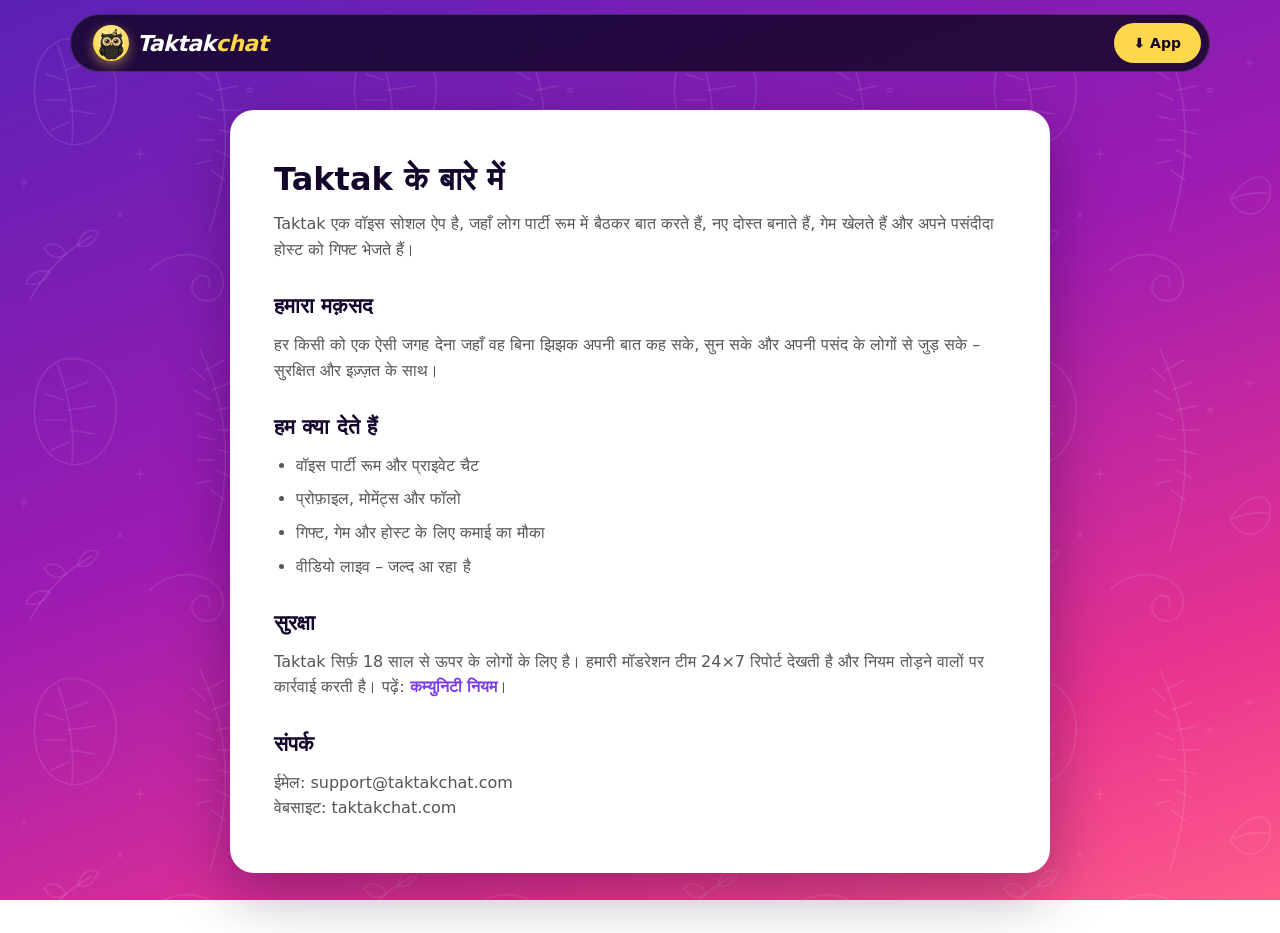
<file: about.html>
<!DOCTYPE html>
<html lang="hi"><head><meta charset="UTF-8"><meta name="viewport" content="width=device-width,initial-scale=1">
<title>Taktak के बारे में</title><link rel="icon" href="favicon.png"><link rel="stylesheet" href="style.css?v=202611272050"></head>
<body>
<div class="stripes"></div>
<nav><div class="wrap"><div class="bar"><a class="logo" href="index.html"><img class="mark" src="img/owl.png" alt="Taktakchat">Taktak<b>chat</b></a><div class="links"><a class="btn" href="index.html#download">⬇ App</a></div></div></div></nav>
<div class="doc">
<h1>Taktak के बारे में</h1>
<p>Taktak एक वॉइस सोशल ऐप है, जहाँ लोग पार्टी रूम में बैठकर बात करते हैं, नए दोस्त बनाते हैं, गेम खेलते हैं और अपने पसंदीदा होस्ट को गिफ्ट भेजते हैं।</p>
<h2>हमारा मक़सद</h2>
<p>हर किसी को एक ऐसी जगह देना जहाँ वह बिना झिझक अपनी बात कह सके, सुन सके और अपनी पसंद के लोगों से जुड़ सके – सुरक्षित और इज़्ज़त के साथ।</p>
<h2>हम क्या देते हैं</h2>
<ul><li>वॉइस पार्टी रूम और प्राइवेट चैट</li><li>प्रोफ़ाइल, मोमेंट्स और फॉलो</li><li>गिफ्ट, गेम और होस्ट के लिए कमाई का मौका</li><li>वीडियो लाइव – जल्द आ रहा है</li></ul>
<h2>सुरक्षा</h2>
<p>Taktak सिर्फ़ 18 साल से ऊपर के लोगों के लिए है। हमारी मॉडरेशन टीम 24×7 रिपोर्ट देखती है और नियम तोड़ने वालों पर कार्रवाई करती है। पढ़ें: <a href="guidelines.html">कम्युनिटी नियम</a>।</p>
<h2>संपर्क</h2>
<p>ईमेल: support@taktakchat.com<br>वेबसाइट: taktakchat.com</p>
</div></body></html>
</file>
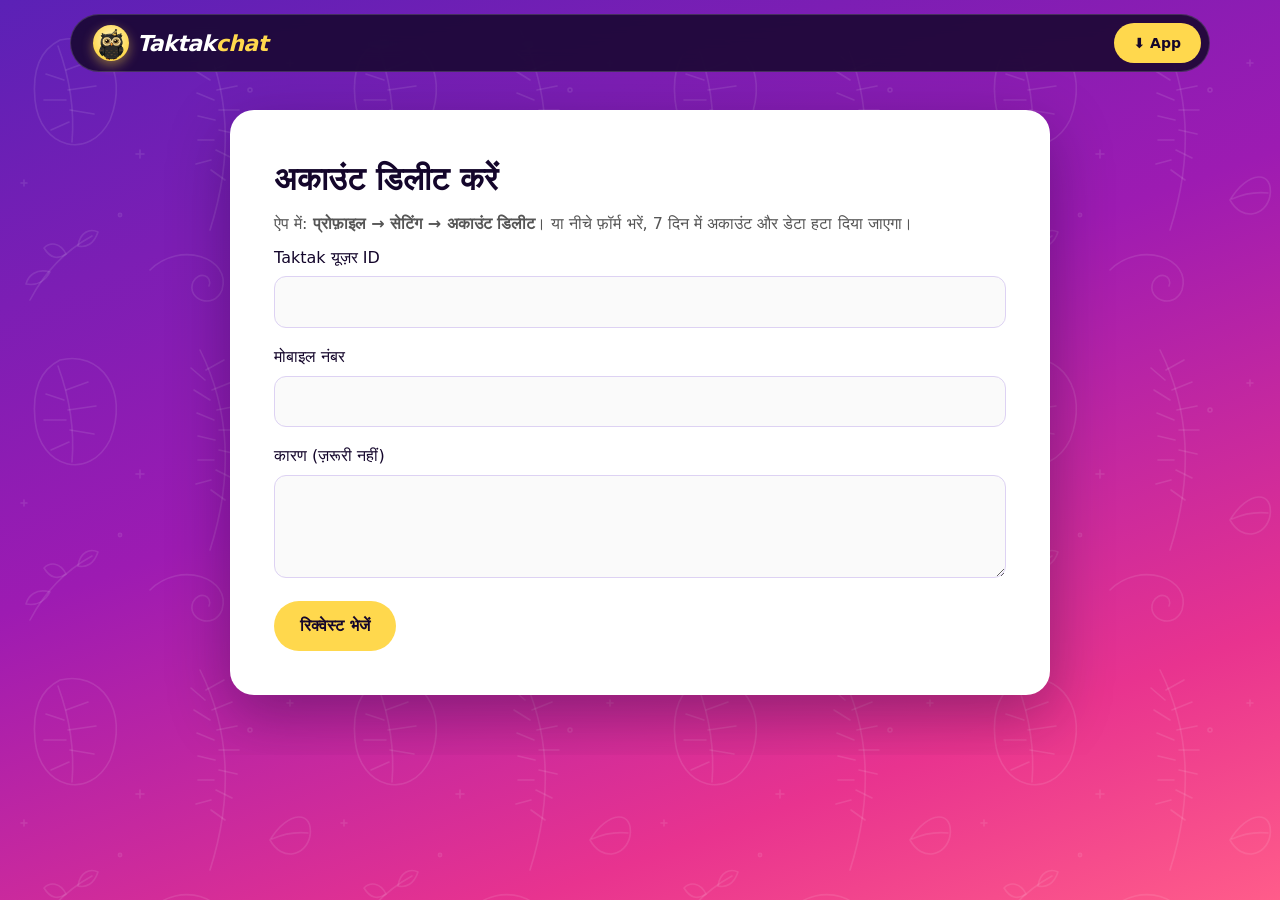
<file: delete-account.html>
<!DOCTYPE html>
<html lang="hi"><head><meta charset="UTF-8"><meta name="viewport" content="width=device-width,initial-scale=1">
<title>Delete Account – Taktak</title><link rel="icon" href="favicon.png"><link rel="stylesheet" href="style.css?v=202611272050"></head>
<body>
<div class="stripes"></div>
<nav><div class="wrap"><div class="bar"><a class="logo" href="index.html"><img class="mark" src="img/owl.png" alt="Taktakchat">Taktak<b>chat</b></a><div class="links"><a class="btn" href="index.html#download">⬇ App</a></div></div></div></nav>
<div class="doc">
<h1>अकाउंट डिलीट करें</h1>
<p>ऐप में: <b>प्रोफ़ाइल → सेटिंग → अकाउंट डिलीट</b>। या नीचे फ़ॉर्म भरें, 7 दिन में अकाउंट और डेटा हटा दिया जाएगा।</p>
<form onsubmit="event.preventDefault();this.innerHTML='<p>✅ आपकी रिक्वेस्ट मिल गई है।</p>'">
 <label>Taktak यूज़र ID</label><input required>
 <label>मोबाइल नंबर</label><input required>
 <label>कारण (ज़रूरी नहीं)</label><textarea rows="3"></textarea>
 <button class="btn" style="border:0;cursor:pointer">रिक्वेस्ट भेजें</button>
</form>
</div></body></html>
</file>
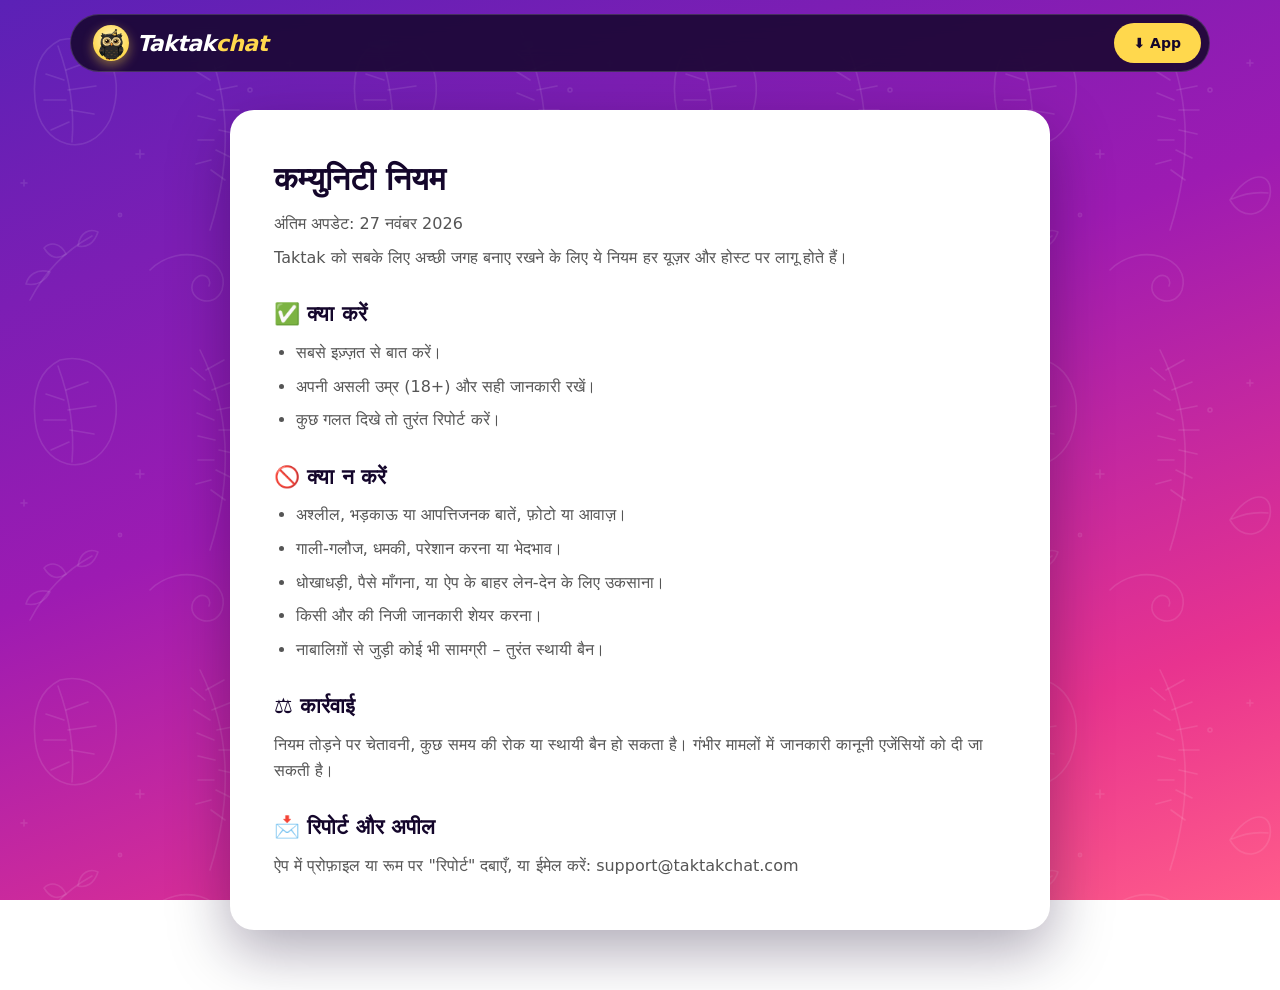
<file: guidelines.html>
<!DOCTYPE html>
<html lang="hi"><head><meta charset="UTF-8"><meta name="viewport" content="width=device-width,initial-scale=1">
<title>कम्युनिटी नियम – Taktak</title><link rel="icon" href="favicon.png"><link rel="stylesheet" href="style.css?v=202611272050"></head>
<body>
<div class="stripes"></div>
<nav><div class="wrap"><div class="bar"><a class="logo" href="index.html"><img class="mark" src="img/owl.png" alt="Taktakchat">Taktak<b>chat</b></a><div class="links"><a class="btn" href="index.html#download">⬇ App</a></div></div></div></nav>
<div class="doc">
<h1>कम्युनिटी नियम</h1><p>अंतिम अपडेट: 27 नवंबर 2026</p>
<p>Taktak को सबके लिए अच्छी जगह बनाए रखने के लिए ये नियम हर यूज़र और होस्ट पर लागू होते हैं।</p>
<h2>✅ क्या करें</h2>
<ul><li>सबसे इज़्ज़त से बात करें।</li><li>अपनी असली उम्र (18+) और सही जानकारी रखें।</li><li>कुछ गलत दिखे तो तुरंत रिपोर्ट करें।</li></ul>
<h2>🚫 क्या न करें</h2>
<ul><li>अश्लील, भड़काऊ या आपत्तिजनक बातें, फ़ोटो या आवाज़।</li><li>गाली-गलौज, धमकी, परेशान करना या भेदभाव।</li><li>धोखाधड़ी, पैसे माँगना, या ऐप के बाहर लेन-देन के लिए उकसाना।</li><li>किसी और की निजी जानकारी शेयर करना।</li><li>नाबालिग़ों से जुड़ी कोई भी सामग्री – तुरंत स्थायी बैन।</li></ul>
<h2>⚖️ कार्रवाई</h2>
<p>नियम तोड़ने पर चेतावनी, कुछ समय की रोक या स्थायी बैन हो सकता है। गंभीर मामलों में जानकारी कानूनी एजेंसियों को दी जा सकती है।</p>
<h2>📩 रिपोर्ट और अपील</h2>
<p>ऐप में प्रोफ़ाइल या रूम पर "रिपोर्ट" दबाएँ, या ईमेल करें: support@taktakchat.com</p>
</div></body></html>
</file>
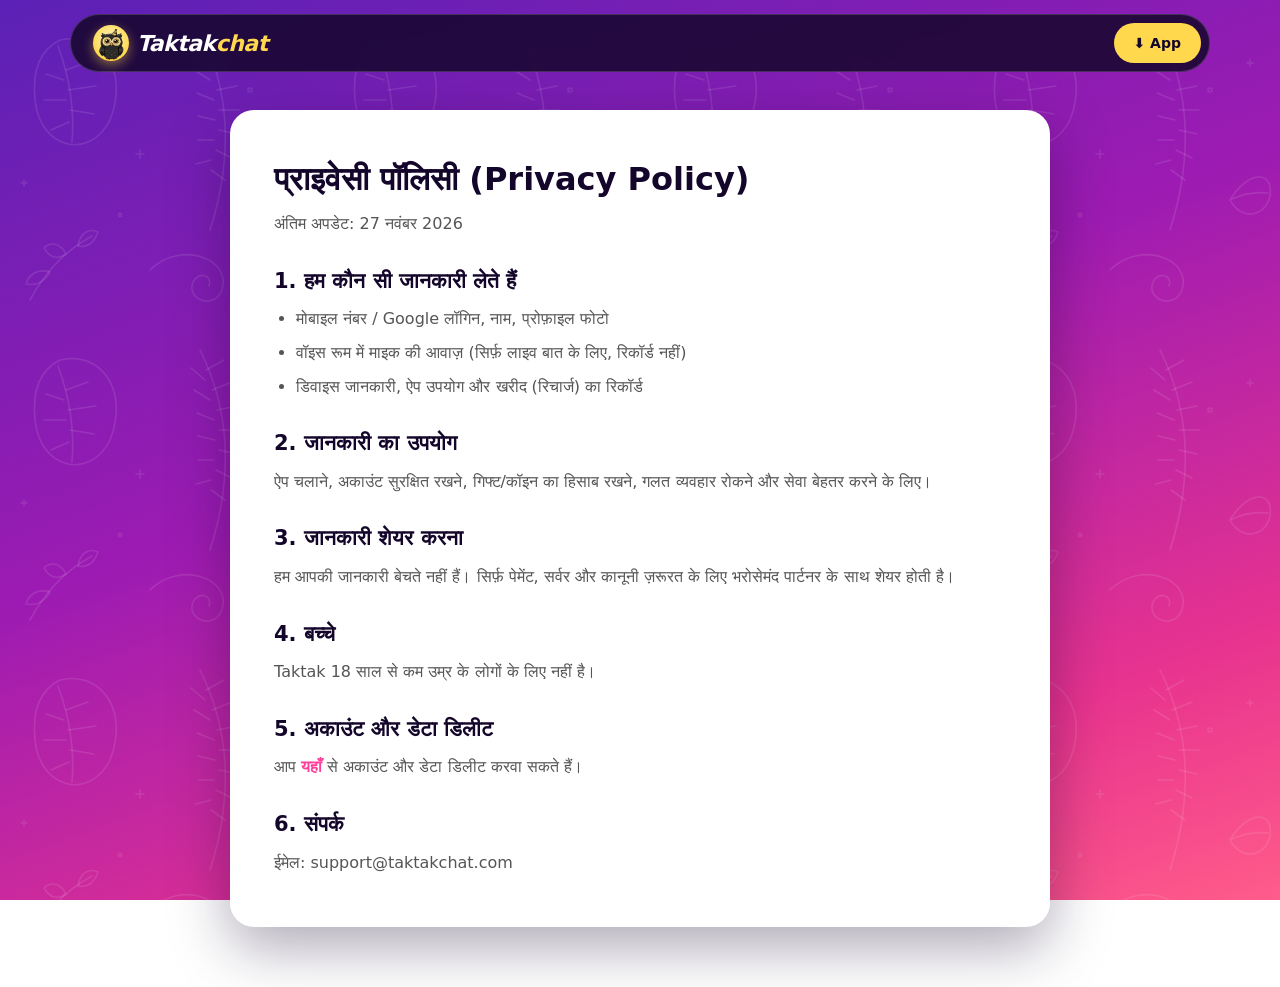
<file: privacy.html>
<!DOCTYPE html>
<html lang="hi"><head><meta charset="UTF-8"><meta name="viewport" content="width=device-width,initial-scale=1">
<title>Privacy Policy – Taktak</title><link rel="icon" href="favicon.png"><link rel="stylesheet" href="style.css?v=202611272050"></head>
<body>
<div class="stripes"></div>
<nav><div class="wrap"><div class="bar"><a class="logo" href="index.html"><img class="mark" src="img/owl.png" alt="Taktakchat">Taktak<b>chat</b></a><div class="links"><a class="btn" href="index.html#download">⬇ App</a></div></div></div></nav>
<div class="doc">
<h1>प्राइवेसी पॉलिसी (Privacy Policy)</h1><p>अंतिम अपडेट: 27 नवंबर 2026</p>
<h2>1. हम कौन सी जानकारी लेते हैं</h2>
<ul><li>मोबाइल नंबर / Google लॉगिन, नाम, प्रोफ़ाइल फोटो</li><li>वॉइस रूम में माइक की आवाज़ (सिर्फ़ लाइव बात के लिए, रिकॉर्ड नहीं)</li><li>डिवाइस जानकारी, ऐप उपयोग और खरीद (रिचार्ज) का रिकॉर्ड</li></ul>
<h2>2. जानकारी का उपयोग</h2>
<p>ऐप चलाने, अकाउंट सुरक्षित रखने, गिफ्ट/कॉइन का हिसाब रखने, गलत व्यवहार रोकने और सेवा बेहतर करने के लिए।</p>
<h2>3. जानकारी शेयर करना</h2>
<p>हम आपकी जानकारी बेचते नहीं हैं। सिर्फ़ पेमेंट, सर्वर और कानूनी ज़रूरत के लिए भरोसेमंद पार्टनर के साथ शेयर होती है।</p>
<h2>4. बच्चे</h2><p>Taktak 18 साल से कम उम्र के लोगों के लिए नहीं है।</p>
<h2>5. अकाउंट और डेटा डिलीट</h2><p>आप <a href="delete-account.html" style="color:#ff3d9a">यहाँ</a> से अकाउंट और डेटा डिलीट करवा सकते हैं।</p>
<h2>6. संपर्क</h2><p>ईमेल: support@taktakchat.com</p>
</div></body></html>
</file>
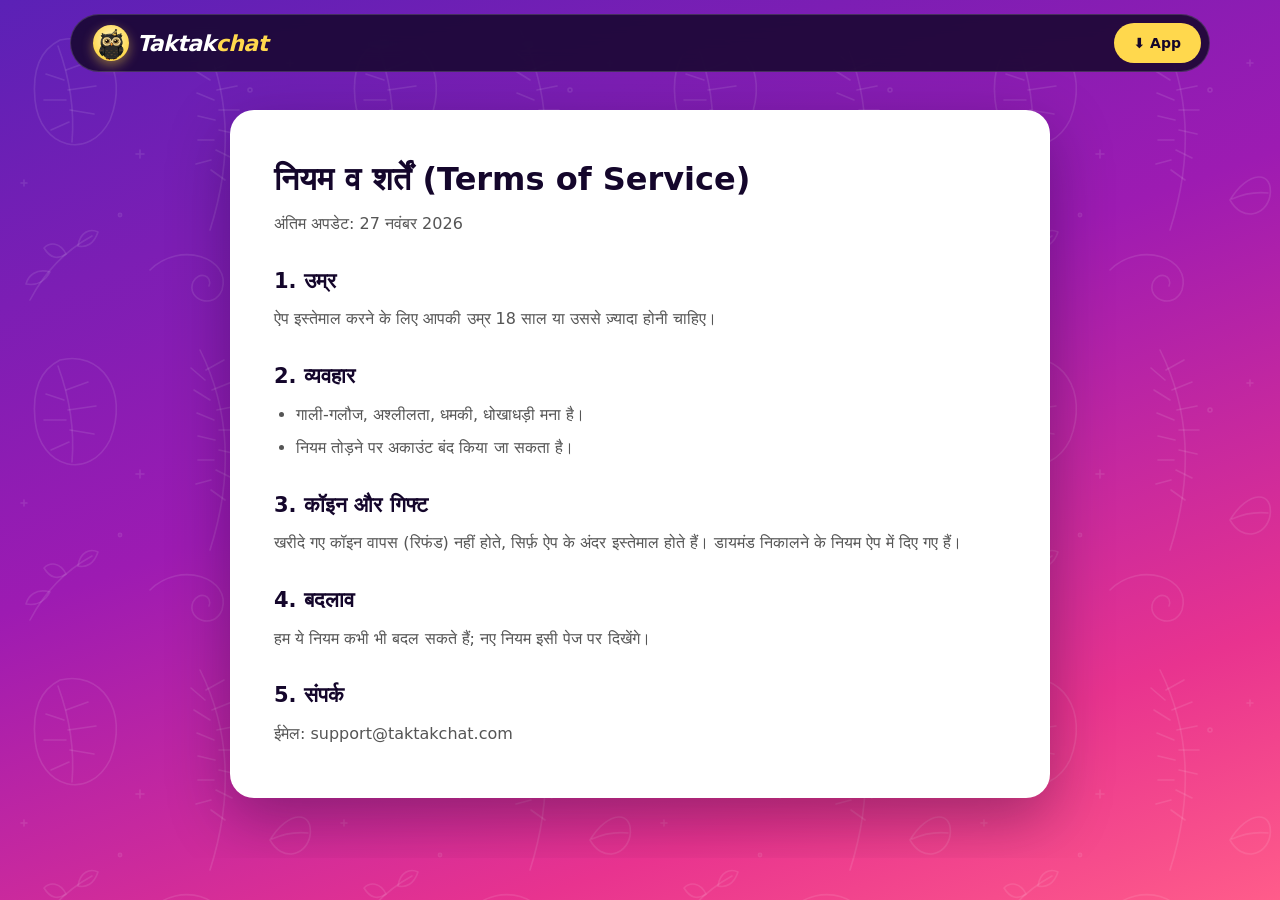
<file: terms.html>
<!DOCTYPE html>
<html lang="hi"><head><meta charset="UTF-8"><meta name="viewport" content="width=device-width,initial-scale=1">
<title>Terms – Taktak</title><link rel="icon" href="favicon.png"><link rel="stylesheet" href="style.css?v=202611272050"></head>
<body>
<div class="stripes"></div>
<nav><div class="wrap"><div class="bar"><a class="logo" href="index.html"><img class="mark" src="img/owl.png" alt="Taktakchat">Taktak<b>chat</b></a><div class="links"><a class="btn" href="index.html#download">⬇ App</a></div></div></div></nav>
<div class="doc">
<h1>नियम व शर्तें (Terms of Service)</h1><p>अंतिम अपडेट: 27 नवंबर 2026</p>
<h2>1. उम्र</h2><p>ऐप इस्तेमाल करने के लिए आपकी उम्र 18 साल या उससे ज़्यादा होनी चाहिए।</p>
<h2>2. व्यवहार</h2><ul><li>गाली-गलौज, अश्लीलता, धमकी, धोखाधड़ी मना है।</li><li>नियम तोड़ने पर अकाउंट बंद किया जा सकता है।</li></ul>
<h2>3. कॉइन और गिफ्ट</h2><p>खरीदे गए कॉइन वापस (रिफंड) नहीं होते, सिर्फ़ ऐप के अंदर इस्तेमाल होते हैं। डायमंड निकालने के नियम ऐप में दिए गए हैं।</p>
<h2>4. बदलाव</h2><p>हम ये नियम कभी भी बदल सकते हैं; नए नियम इसी पेज पर दिखेंगे।</p>
<h2>5. संपर्क</h2><p>ईमेल: support@taktakchat.com</p>
</div></body></html>
</file>
<file: style.css>
*{box-sizing:border-box;margin:0;padding:0}
html{overflow-x:hidden}
:root{--ink:#14062b;--lime:#ffd84d;--p:#7c3aed;--pk:#ff3d9a;--bg:#ecebe8;--m:#555}
body{font-family:"Poppins","Noto Sans Devanagari",system-ui,sans-serif;background:var(--bg);color:var(--ink);line-height:1.6;overflow-x:hidden}
a{color:inherit;text-decoration:none}
.wrap{max-width:1180px;margin:auto;padding:0 20px;position:relative;z-index:2}
/* giant diagonal stripes like street signage */
.stripes{position:fixed;inset:0;z-index:0;pointer-events:none;background:
 repeating-linear-gradient(-55deg,transparent 0 120px,rgba(0,0,0,.05) 120px 200px)}
/* nav */
nav{position:fixed;top:14px;left:0;right:0;z-index:50}
nav .bar{display:flex;align-items:center;justify-content:space-between;background:var(--ink);color:#fff;border-radius:40px;padding:8px 8px 8px 22px}
.logo{font-weight:900;font-size:22px;font-style:italic;letter-spacing:-.5px}
.logo b{color:var(--lime)}
nav .links{display:flex;align-items:center;gap:6px}
nav .links a{padding:7px 14px;border-radius:30px;font-size:14px;font-weight:600;color:#bbb}
nav .links a:hover,nav .links a.on{background:#fff;color:var(--ink)}
.btn{display:inline-flex;align-items:center;gap:8px;padding:12px 26px;border-radius:40px;font-weight:800;background:var(--lime);color:var(--ink)!important;border:0;cursor:pointer;font:inherit;font-weight:800;transition:.2s}
.btn:hover{transform:translateY(-2px) rotate(-1deg);box-shadow:4px 4px 0 var(--ink)}
.btn.dark{background:var(--ink);color:#fff!important}
nav .links .btn{padding:9px 20px;color:var(--ink)!important}
nav .links .btn:hover{background:#fff}
/* hero */
.hero{position:relative;min-height:100vh;padding:110px 0 60px;display:flex;align-items:center}
.hero .wrap{display:grid;grid-template-columns:.9fr 1.1fr;gap:20px;align-items:center;width:100%}
.side-text{position:absolute;left:-6px;top:50%;transform:rotate(-90deg) translateX(-50%);transform-origin:left top;font-size:11px;letter-spacing:4px;font-weight:700;color:#999;white-space:nowrap}
.sticker{display:inline-block;background:var(--ink);color:var(--lime);font-weight:800;font-size:13px;padding:6px 14px;transform:rotate(-3deg);margin-bottom:18px;clip-path:polygon(0 0,100% 0,96% 100%,4% 100%)}
.hero h1{font-size:68px;line-height:1.05;font-weight:900;letter-spacing:-1px;margin-bottom:18px}
.hero h1 .hl{background:var(--lime);padding:0 10px;display:inline-block;transform:rotate(-2deg)}
.hero h1 .pk{color:var(--p)}
.hero p{color:var(--m);font-size:18px;margin-bottom:28px;max-width:440px}
.stores{display:flex;gap:12px;flex-wrap:wrap}
.store{display:flex;align-items:center;gap:10px;background:var(--ink);color:#fff;padding:10px 20px;border-radius:14px;min-width:170px;transition:.2s;border:2px solid var(--ink)}
.store:hover{transform:translateY(-3px);box-shadow:5px 5px 0 var(--lime)}
.store.alt{background:#fff;color:var(--ink)}
.store.alt svg{fill:var(--ink)}
.store svg{width:26px;height:26px;fill:#fff}
.store small{display:block;font-size:11px;opacity:.75;line-height:1}
.store b{font-size:17px;line-height:1.2}
/* tilted panel with fanned screens */
.panel{position:relative;height:620px}
.panel .bg{position:absolute;inset:30px 0 30px 40px;background:linear-gradient(135deg,var(--p),var(--pk));clip-path:polygon(8% 0,100% 0,100% 88%,92% 100%,0 100%,0 12%);transform:rotate(-4deg)}
.panel .bg:after{content:"TAKTAK";position:absolute;right:20px;bottom:10px;font-size:110px;font-weight:900;font-style:italic;color:rgba(255,255,255,.12);line-height:1}
.panel img{position:absolute;width:230px;border-radius:22px;box-shadow:0 25px 50px rgba(0,0,0,.35);border:4px solid #fff;transition:.35s}
.panel img:nth-of-type(1){left:4%;top:120px;transform:rotate(-12deg);z-index:1}
.panel img:nth-of-type(2){left:26%;top:60px;transform:rotate(-4deg);z-index:3}
.panel img:nth-of-type(3){left:50%;top:90px;transform:rotate(6deg);z-index:2}
.panel img:hover{transform:rotate(0) scale(1.06);z-index:5}
.tag{position:absolute;z-index:6;background:#fff;border:2px solid var(--ink);font-weight:800;font-size:14px;padding:6px 14px;border-radius:30px;box-shadow:3px 3px 0 var(--ink);animation:bob 4s ease-in-out infinite}
.tag.t1{left:0;top:70px;transform:rotate(-6deg)}
.tag.t2{right:2%;top:40px;background:var(--lime);transform:rotate(5deg);animation-delay:1s}
.tag.t3{right:8%;bottom:50px;transform:rotate(-3deg);animation-delay:2s}
@keyframes bob{50%{translate:0 -10px}}
/* marquee band */
.band{background:var(--ink);color:var(--lime);overflow:hidden;white-space:nowrap;padding:14px 0;transform:rotate(-1.5deg);margin:10px -20px;position:relative;z-index:3}
.band div{display:inline-block;animation:mq 22s linear infinite;font-weight:900;font-size:22px;font-style:italic;letter-spacing:1px}
.band span{margin:0 26px;color:#fff}
@keyframes mq{to{transform:translateX(-50%)}}
/* sections */
section{padding:90px 0;position:relative}
.head{display:flex;align-items:flex-end;justify-content:space-between;margin-bottom:40px;gap:20px;flex-wrap:wrap}
.head h2{font-size:48px;font-weight:900;line-height:1;letter-spacing:-1px}
.head h2 small{display:block;font-size:13px;letter-spacing:4px;color:var(--p);font-weight:800;margin-bottom:8px}
.head p{color:var(--m);max-width:380px}
/* screens slider */
.reel{display:flex;gap:22px;overflow-x:auto;scroll-snap-type:x mandatory;padding:10px 4px 30px}
.reel::-webkit-scrollbar{height:6px}.reel::-webkit-scrollbar-thumb{background:var(--ink);border-radius:6px}
.reel figure{flex:0 0 250px;scroll-snap-align:start;background:#fff;border:2px solid var(--ink);border-radius:22px;padding:10px;box-shadow:6px 6px 0 var(--ink);transition:.25s}
.reel figure:hover{transform:translateY(-6px) rotate(-1deg)}
.reel img{width:100%;border-radius:14px;display:block}
.reel figcaption{font-weight:800;padding:10px 4px 2px}
/* zone cards */
.grid{display:grid;grid-template-columns:repeat(3,1fr);gap:20px}
.card{background:#fff;border:2px solid var(--ink);padding:28px;clip-path:polygon(0 0,calc(100% - 26px) 0,100% 26px,100% 100%,0 100%);transition:.25s;position:relative}
.card:hover{background:var(--ink);color:#fff}
.card:hover p{color:#ccc}
.card .no{position:absolute;right:18px;top:30px;font-weight:900;font-size:40px;color:rgba(0,0,0,.08);font-style:italic}
.card:hover .no{color:rgba(255,216,77,.3)}
.card i{font-style:normal;font-size:30px;display:grid;place-items:center;width:56px;height:56px;background:var(--lime);border:2px solid var(--ink);border-radius:14px}
.card h3{margin:16px 0 6px;font-size:21px;font-weight:800}
.card p{color:var(--m);font-size:15px}
/* safety strip */
.safe{display:grid;grid-template-columns:repeat(4,1fr);gap:0;border:2px solid var(--ink);background:#fff}
.safe div{padding:24px;border-right:2px solid var(--ink);font-weight:700}
.safe div:last-child{border:0}
.safe b{display:block;font-size:30px;font-weight:900;color:var(--p)}
/* host */
.host{background:var(--ink);color:#fff;padding:60px 50px;clip-path:polygon(0 0,100% 0,100% 85%,95% 100%,0 100%);display:grid;grid-template-columns:1.2fr .8fr;gap:30px;align-items:center}
.host h2{font-size:46px;font-weight:900;line-height:1.05}
.host h2 em{color:var(--lime);font-style:normal}
.host p{color:#bbb;margin:14px 0 26px}
.steps{display:grid;gap:12px}
.steps div{border:2px solid #333;border-radius:16px;padding:14px 18px;font-weight:700;display:flex;gap:14px;align-items:center}
.steps b{background:var(--lime);color:var(--ink);width:34px;height:34px;border-radius:50%;display:grid;place-items:center;flex:none}
.dl{text-align:center}
.dl h2{font-size:56px;font-weight:900;line-height:1;margin-bottom:12px}
.dl p{color:var(--m);margin-bottom:28px}
.dl .stores{justify-content:center}
footer{padding:30px 0;font-size:14px;background:var(--ink);color:#aaa;position:relative;z-index:2}
footer .wrap{display:flex;justify-content:space-between;flex-wrap:wrap;gap:12px}
footer a{margin-left:18px}
footer a:hover{color:var(--lime)}
/* docs */
.doc{max-width:820px;margin:110px auto 60px;padding:44px;background:#fff;border:2px solid var(--ink);box-shadow:8px 8px 0 var(--ink);position:relative;z-index:2}
.doc h1{font-size:32px;font-weight:900;margin-bottom:6px}
.doc h2{font-size:21px;margin:28px 0 8px}
.doc p,.doc li{color:var(--m);margin-bottom:8px}
.doc a{color:var(--p);font-weight:700}
.doc ul{padding-left:22px}
.doc input,.doc textarea{width:100%;padding:12px 14px;border-radius:12px;border:2px solid var(--ink);background:#fafafa;margin:6px 0 16px;font:inherit}
@media(max-width:900px){
 .hero .wrap,.grid,.host{grid-template-columns:1fr}
 .hero{text-align:center;padding-top:100px}
 .hero p{margin-left:auto;margin-right:auto}
 .hero .stores{justify-content:center}
 .hero h1{font-size:44px}
 .panel{height:440px;margin-top:10px}
 .panel img{width:160px}
 .panel img:nth-of-type(1){left:2%;top:90px}.panel img:nth-of-type(2){left:28%;top:40px}.panel img:nth-of-type(3){left:54%;top:80px}
 .panel .bg{inset:20px 0 20px 0}
 .head h2,.host h2{font-size:34px}
 .dl h2{font-size:38px}
 .safe{grid-template-columns:1fr 1fr}
 .safe div:nth-child(2){border-right:0}
 .safe div:nth-child(-n+2){border-bottom:2px solid var(--ink)}
 nav .links a:not(.btn){display:none}
 .host{padding:40px 24px}
 .side-text{display:none}
 .doc{margin:90px 10px 40px;padding:26px 18px}
}
/* ===== purple→pink site theme ===== */
body{background:linear-gradient(135deg,#6d28d9 0%,#a21caf 50%,#ff3d9a 100%) fixed;color:#fff}
.stripes{background:repeating-linear-gradient(-55deg,transparent 0 120px,rgba(255,255,255,.06) 120px 200px)}
.hero p,.head p,.dl p{color:rgba(255,255,255,.85)}
.hero h1 .hl{color:var(--ink)}
.hero h1 .pk{color:var(--lime)}
.head h2 small{color:var(--lime)}
.side-text{color:rgba(255,255,255,.5)}
.panel .bg{background:var(--ink)}
.panel .bg:after{color:rgba(255,216,77,.12)}
.store{border-color:#fff}
.card,.safe,.reel figure,.doc{color:var(--ink)}
.reel figure{box-shadow:6px 6px 0 var(--ink)}
.reel::-webkit-scrollbar-thumb{background:#fff}
.band{box-shadow:0 10px 30px rgba(0,0,0,.25)}
.tag,.store.alt{color:var(--ink)}
/* ===== color system v2: purple/pink base, deep-violet surfaces, warm-yellow accent ===== */
:root{--glass:rgba(20,6,43,.38);--line:rgba(255,255,255,.16);--soft:rgba(255,255,255,.75)}
body{background:linear-gradient(160deg,#5b21b6 0%,#9d1bb2 45%,#e8338f 80%,#ff5c8a 100%) fixed}
nav .bar{background:rgba(20,6,43,.85);backdrop-filter:blur(12px);border:1px solid var(--line)}
/* cards → frosted violet glass */
.card{background:var(--glass);color:#fff;border:1px solid var(--line);backdrop-filter:blur(10px)}
.card p{color:var(--soft)}
.card .no{color:rgba(255,255,255,.10)}
.card:hover{background:rgba(255,255,255,.95);color:var(--ink)}
.card:hover p{color:#4b3a66}
.card:hover .no{color:rgba(124,58,237,.18)}
.card i{background:linear-gradient(135deg,#ffd84d,#ff9f43);border:0;box-shadow:0 6px 18px rgba(255,159,67,.35)}
/* safety strip */
.safe{background:var(--glass);border:1px solid var(--line);color:#fff;border-radius:20px;overflow:hidden;backdrop-filter:blur(10px)}
.safe div{border-color:var(--line)!important}
.safe b{color:var(--lime)}
/* screens reel */
.reel figure{background:var(--glass);border:1px solid var(--line);color:#fff;box-shadow:0 18px 40px rgba(20,6,43,.35)}
.reel figure:hover{box-shadow:0 24px 50px rgba(20,6,43,.5)}
/* host block */
.host{background:linear-gradient(135deg,#1e0a3c,#2d0f52);border:1px solid var(--line)}
.steps div{border-color:var(--line);background:rgba(255,255,255,.04)}
/* buttons & stores */
.btn:hover{box-shadow:4px 4px 0 var(--ink)}
.store{background:var(--ink);border-color:rgba(255,255,255,.25)}
.store.alt{background:#fff;border-color:#fff}
.store:hover{box-shadow:0 10px 24px rgba(255,216,77,.35)}
/* hero bits */
.panel .bg{background:linear-gradient(135deg,#1e0a3c,#2d0f52)}
.tag{border-color:var(--ink);box-shadow:3px 3px 0 var(--ink)}
.sticker{color:var(--lime)}
/* band & footer */
.band{background:var(--ink)}
footer{background:#0f041f;color:var(--soft)}
/* ===== official touches ===== */
.logo{display:inline-flex;align-items:center;gap:8px}
.mark{display:grid;place-items:center;width:32px;height:32px;border-radius:10px;background:linear-gradient(135deg,#ffd84d,#ff5c8a 55%,#7c3aed);color:#fff;font-style:normal;font-size:18px;font-weight:900;box-shadow:0 4px 12px rgba(255,92,138,.4)}
.card.soon{opacity:.92}
.card.soon i{filter:grayscale(.3)}
.soon-tag{position:absolute;right:14px;top:14px;background:var(--lime);color:var(--ink);font-size:12px;font-weight:800;padding:3px 10px;border-radius:20px;z-index:2}
.card.soon .no{top:44px}
footer{padding:40px 0 30px}
footer .wrap{display:block}
.f-top{display:flex;justify-content:space-between;align-items:center;padding-bottom:22px;border-bottom:1px solid var(--line);margin-bottom:18px}
.f-top .logo{color:#fff;font-size:22px}
.social{display:flex;gap:10px}
.social a{margin:0;width:38px;height:38px;border-radius:50%;background:rgba(255,255,255,.08);display:grid;place-items:center;transition:.2s}
.social a:hover{background:var(--lime)}
.social svg{width:18px;height:18px;fill:#fff}
.social a:hover svg{fill:var(--ink)}
.f-links{display:flex;flex-wrap:wrap;gap:8px 12px;align-items:center;font-size:14px}
.f-links a{margin:0}
.f-links i{font-style:normal;opacity:.35}
.drop{position:relative;cursor:pointer}
.drop .menu{display:none;position:absolute;bottom:100%;left:-10px;background:#fff;color:var(--ink);border-radius:12px;padding:8px;min-width:170px;box-shadow:0 12px 30px rgba(0,0,0,.3);margin-bottom:8px}
.drop:hover .menu,.drop:focus-within .menu{display:block}
.drop .menu a{display:block;padding:7px 10px;border-radius:8px}
.drop .menu a:hover{background:#f3ecff;color:var(--p)}
.f-copy{margin-top:16px;font-size:12.5px;opacity:.6}
.logo b{margin-left:-8px}
.doc{border:0;border-radius:24px;box-shadow:0 20px 60px rgba(20,6,43,.35)}.doc input,.doc textarea{border:1px solid #ddd2f3;border-radius:12px}
/* real app logo (owl) */
img.mark{width:36px;height:36px;border-radius:50%;background:radial-gradient(circle at 50% 40%,#fff3c4,#ffd84d 70%);padding:3px 4px 1px;object-fit:contain;box-shadow:0 4px 12px rgba(255,216,77,.45)}
.logo b{margin-left:-8px}
.hero-logo{width:210px;margin:0 0 6px -8px;filter:drop-shadow(0 10px 24px rgba(20,6,43,.35));animation:bob 5s ease-in-out infinite}
@media(max-width:900px){.hero-logo{width:170px;margin:0 auto 4px}}
/* ===== calmer hero: no dark block, gentle glow, minimal motion ===== */
.panel .bg{display:none}
.panel .glow{position:absolute;left:50%;top:50%;width:520px;height:520px;transform:translate(-50%,-50%);border-radius:50%;background:radial-gradient(circle,rgba(255,216,77,.35) 0%,rgba(255,92,138,.18) 40%,transparent 70%);filter:blur(10px);pointer-events:none}
.panel img{border:3px solid rgba(255,255,255,.9);box-shadow:0 30px 60px rgba(20,6,43,.45)}
.hero-logo{animation:none}
.tag{animation:none}
.band{transform:none;margin:0}
.band div{animation-duration:45s}
.side-text{display:none}
.stripes{background:repeating-linear-gradient(-55deg,transparent 0 160px,rgba(255,255,255,.035) 160px 240px)}
@media (prefers-reduced-motion:reduce){*{animation:none!important;transition:none!important}}
/* ===== futuristic features ===== */
.fx-grid{display:grid;grid-template-columns:repeat(3,1fr);gap:22px}
.fx-card{position:relative;padding:28px 26px 26px;border-radius:22px;background:
 radial-gradient(400px circle at var(--mx,50%) var(--my,0%),rgba(255,255,255,.10),transparent 45%),
 linear-gradient(180deg,rgba(30,10,60,.62),rgba(20,6,43,.78));
 backdrop-filter:blur(12px);color:#fff;overflow:hidden;transition:transform .25s ease,box-shadow .25s;transform-style:preserve-3d;box-shadow:0 20px 50px rgba(20,6,43,.35)}
/* gradient neon border */
.fx-card:before{content:"";position:absolute;inset:0;border-radius:inherit;padding:1.5px;background:linear-gradient(135deg,var(--c1),transparent 40%,transparent 60%,var(--c2));-webkit-mask:linear-gradient(#000 0 0) content-box,linear-gradient(#000 0 0);-webkit-mask-composite:xor;mask-composite:exclude;opacity:.8;pointer-events:none}
/* faint tech grid */
.fx-card:after{content:"";position:absolute;inset:0;background-image:linear-gradient(rgba(255,255,255,.04) 1px,transparent 1px),linear-gradient(90deg,rgba(255,255,255,.04) 1px,transparent 1px);background-size:22px 22px;mask-image:linear-gradient(180deg,#000,transparent 70%);pointer-events:none}
.fx-card:hover{box-shadow:0 30px 70px rgba(20,6,43,.5),0 0 40px color-mix(in srgb,var(--c1) 30%,transparent)}
.hud{position:absolute;width:16px;height:16px;border:2px solid var(--c1);opacity:.7;z-index:2}
.hud.tl{left:12px;top:12px;border-right:0;border-bottom:0;border-radius:6px 0 0 0}
.hud.br{right:12px;bottom:12px;border-left:0;border-top:0;border-radius:0 0 6px 0;border-color:var(--c2)}
.orb{position:relative;width:96px;height:96px;margin-bottom:14px;display:grid;place-items:center;z-index:1}
.orb:before{content:"";position:absolute;inset:6px;border-radius:50%;background:radial-gradient(circle at 50% 35%,color-mix(in srgb,var(--c1) 55%,transparent),transparent 70%);filter:blur(6px)}
.orb:after{content:"";position:absolute;left:10px;right:10px;bottom:2px;height:18px;border-radius:50%;border:2px solid color-mix(in srgb,var(--c2) 70%,transparent);box-shadow:0 0 18px var(--c2);opacity:.6}
.orb img{position:relative;width:84px;height:84px;filter:drop-shadow(0 10px 14px rgba(0,0,0,.35));transition:transform .35s ease;transform:translateZ(40px)}
.fx-card:hover .orb img{transform:translateZ(40px) translateY(-6px) scale(1.06) rotate(-4deg)}
.code{position:relative;z-index:1;font-family:ui-monospace,Consolas,monospace;font-size:11.5px;letter-spacing:2px;color:var(--c1);opacity:.9}
.fx-card h3{position:relative;z-index:1;font-size:22px;font-weight:800;margin:4px 0 6px}
.fx-card p{position:relative;z-index:1;color:rgba(255,255,255,.75);font-size:15px}
.fx-card.soon .orb img{filter:drop-shadow(0 10px 14px rgba(0,0,0,.35)) saturate(.7)}
.fx-card .soon-tag{z-index:3;top:16px;right:16px}
@media(max-width:900px){.fx-grid{grid-template-columns:1fr 1fr;gap:14px}.fx-card{padding:22px 16px}.orb{width:76px;height:76px}.orb img{width:66px;height:66px}.fx-card h3{font-size:18px}.fx-card p{font-size:13.5px}}
@media(max-width:520px){.fx-grid{grid-template-columns:1fr}}
/* ===== tango-style flowing 3D ribbons in empty space ===== */
body{position:relative}
.ribbons{position:absolute;inset:0;z-index:1;pointer-events:none;overflow:hidden}
.rb{position:absolute;width:min(62vw,900px);opacity:.55;filter:saturate(1.1)}
.rb1{right:-14vw;top:40px;transform:rotate(-8deg)}
.rb2{left:-22vw;top:900px;transform:scaleX(-1) rotate(10deg);opacity:.45}
.rb3{right:-20vw;top:1750px;transform:rotate(14deg);opacity:.4}
.rb4{left:-18vw;top:2600px;transform:scaleX(-1) rotate(-6deg);opacity:.42}
.rb5{right:-16vw;top:3450px;transform:rotate(-12deg);opacity:.38}
.hero .wrap,section .wrap{z-index:2}
@media(max-width:900px){.rb{width:120vw;opacity:.3}.rb1{right:-50vw}.rb2,.rb4{left:-60vw}.rb3,.rb5{right:-60vw}}
.rb{height:auto;aspect-ratio:1}
.rb{width:min(70vw,1000px);opacity:.85}
.rb1{right:-10vw;top:260px;transform:rotate(-6deg)}
.rb2{left:-16vw;top:980px;transform:scaleX(-1) rotate(8deg);opacity:.75}
.rb3{right:-14vw;top:1800px;transform:rotate(12deg);opacity:.7}
.rb4{left:-14vw;top:2650px;transform:scaleX(-1) rotate(-6deg);opacity:.7}
.rb5{right:-12vw;top:3400px;transform:rotate(-10deg);opacity:.65}
@media(max-width:900px){.rb{width:130vw;opacity:.45}}
/* ribbons: soft faded ends, slow drift */
.rb{overflow:visible;transform:translate(0,0) rotate(var(--r,0deg)) scaleX(var(--sx,1));animation:drift 18s ease-in-out infinite alternate}
.rb1{--r:-6deg}
.rb2{--r:8deg;--sx:-1;animation-delay:-4s}
.rb3{--r:12deg;animation-delay:-8s}
.rb4{--r:-6deg;--sx:-1;animation-delay:-12s}
.rb5{--r:-10deg;animation-delay:-2s}
@keyframes drift{0%{transform:translate(0,0) rotate(var(--r)) scaleX(var(--sx,1))}100%{transform:translate(-2vw,24px) rotate(calc(var(--r) + 3deg)) scaleX(var(--sx,1))}}
/* ===== 3D candy-glass feature cards to match 3D icons ===== */
.fx-card{
 background:
  radial-gradient(120% 70% at 50% -10%,rgba(255,255,255,.22),transparent 55%),
  linear-gradient(165deg,color-mix(in srgb,var(--c1) 38%,#3a1470) 0%,#2a0f55 45%,color-mix(in srgb,var(--c2) 34%,#1d0a3a) 100%);
 border-radius:28px;backdrop-filter:none;
 box-shadow:
  inset 0 2px 0 rgba(255,255,255,.35),
  inset 0 -14px 28px rgba(10,2,25,.45),
  inset 0 0 0 1px rgba(255,255,255,.08),
  0 10px 0 color-mix(in srgb,var(--c2) 40%,#14062b),
  0 26px 40px rgba(10,2,25,.45)}
.fx-card:hover{box-shadow:inset 0 2px 0 rgba(255,255,255,.4),inset 0 -14px 28px rgba(10,2,25,.45),inset 0 0 0 1px rgba(255,255,255,.1),0 14px 0 color-mix(in srgb,var(--c2) 45%,#14062b),0 34px 50px rgba(10,2,25,.5),0 0 50px color-mix(in srgb,var(--c1) 35%,transparent)}
/* glossy top sheen instead of tech grid */
.fx-card:after{background:linear-gradient(180deg,rgba(255,255,255,.16),rgba(255,255,255,0) 38%);background-size:auto;mask-image:none;border-radius:inherit}
.fx-card:before{opacity:.55}
.hud{display:none}
/* 3D pedestal under icon */
.orb{width:110px;height:104px}
.orb:before{inset:auto 8px 6px;height:30px;border-radius:50%;filter:none;
 background:radial-gradient(ellipse at 50% 35%,color-mix(in srgb,var(--c1) 85%,#fff) 0%,color-mix(in srgb,var(--c1) 60%,#5b21b6) 45%,#1d0a3a 100%);
 box-shadow:0 6px 0 color-mix(in srgb,var(--c2) 50%,#14062b),0 0 28px color-mix(in srgb,var(--c1) 60%,transparent)}
.orb:after{display:none}
.orb img{width:92px;height:92px;margin-bottom:22px}
/* funky type */
.fx-card h3{font-family:"Baloo 2","Noto Sans Devanagari",sans-serif;font-weight:800;font-size:27px;line-height:1.15;letter-spacing:.2px;
 background:linear-gradient(180deg,#fff 30%,color-mix(in srgb,var(--c1) 70%,#fff));-webkit-background-clip:text;background-clip:text;color:transparent;
 filter:drop-shadow(0 3px 0 rgba(10,2,25,.45))}
.fx-card p{font-family:"Baloo 2","Noto Sans Devanagari",sans-serif;font-weight:600;font-size:16px;line-height:1.45;color:rgba(255,255,255,.82)}
.code{font-family:"Bungee",sans-serif;font-size:11px;letter-spacing:1.5px;color:var(--c1);text-shadow:0 2px 0 rgba(10,2,25,.5)}
#features .head h2{font-family:"Baloo 2","Noto Sans Devanagari",sans-serif;font-weight:800;font-size:58px;letter-spacing:0;
 text-shadow:0 4px 0 #ff5c8a,0 8px 0 #7c3aed,0 14px 24px rgba(10,2,25,.45)}
#features .head h2 small{font-family:"Bungee",sans-serif;text-shadow:none;font-size:14px}
#features .head p{font-family:"Baloo 2",sans-serif;font-weight:600;font-size:18px}
@media(max-width:900px){#features .head h2{font-size:40px}.fx-card h3{font-size:22px}.orb img{width:76px;height:76px}}
/* ===== hero fill for big screens ===== */
.lang{padding:7px 12px;border-radius:30px;font-size:13px;font-weight:600;color:#ddd;border:1px solid rgba(255,255,255,.18)}
.hero-chips{display:flex;flex-wrap:wrap;gap:10px;margin-top:22px}
.hero-chips span{font-family:"Baloo 2","Noto Sans Devanagari",sans-serif;font-weight:700;font-size:15px;padding:7px 14px;border-radius:30px;background:rgba(20,6,43,.35);border:1px solid rgba(255,255,255,.18);backdrop-filter:blur(6px)}
.hfloat{position:absolute;z-index:6;filter:drop-shadow(0 14px 18px rgba(10,2,25,.45));animation:hbob 7s ease-in-out infinite;pointer-events:none}
.hf1{width:96px;right:-2%;top:2%;transform:rotate(10deg)}
.hf2{width:78px;left:-6%;top:44%;transform:rotate(-12deg);animation-delay:-2s}
.hf3{width:84px;left:8%;top:-2%;transform:rotate(-8deg);animation-delay:-4s}
.hf4{width:90px;right:4%;bottom:2%;transform:rotate(8deg);animation-delay:-5.5s}
@keyframes hbob{50%{translate:0 -14px}}
.hero{min-height:auto;padding:120px 0 70px}
.hero h1{font-family:"Baloo 2","Noto Sans Devanagari",sans-serif;font-weight:800;line-height:1.02}
@media(min-width:1400px){
 .wrap{max-width:1360px}
 .hero{padding:130px 0 90px}
 .hero h1{font-size:96px}
 .hero p{font-size:21px;max-width:560px}
 .hero-logo{width:250px}
 .panel{height:760px}
 .panel img{width:300px}
 .panel img:nth-of-type(1){left:2%;top:150px}
 .panel img:nth-of-type(2){left:28%;top:70px}
 .panel img:nth-of-type(3){left:54%;top:120px}
 .panel .glow{width:720px;height:720px}
 .hf1{width:120px}.hf2{width:96px}.hf3{width:104px}.hf4{width:112px}
}
@media(max-width:900px){.lang{display:none}.hfloat{width:56px!important}.hf2,.hf3{display:none}.hero-chips{justify-content:center}}
.floats{position:absolute;inset:0;pointer-events:none;z-index:6}
.panel .hfloat{border:0;border-radius:0;box-shadow:none;transition:none}
.panel .hfloat:hover{transform:none}
.panel .hfloat{width:80px}
.panel .hf1{right:-6%;top:4%}
.panel .hf2{left:-10%;top:46%;width:66px}
.panel .hf3{left:-2%;top:2%;width:70px}
.panel .hf4{right:-4%;bottom:4%;width:76px}
@media(min-width:1400px){.panel .hf1{width:104px}.panel .hf2{width:84px}.panel .hf3{width:90px}.panel .hf4{width:98px}}
@media(max-width:900px){.panel .hfloat{width:52px}.panel .hf1{right:0}.panel .hf4{right:2%}}
.panel .floats .hf1{left:auto;right:-7%;top:6%;bottom:auto}
.panel .floats .hf2{left:-12%;right:auto;top:48%;bottom:auto}
.panel .floats .hf3{left:-4%;right:auto;top:0;bottom:auto}
.panel .floats .hf4{left:auto;right:-4%;top:auto;bottom:6%}

/* ===== jungle bg: carved line pattern + treeline shadow ===== */
.stripes{background:url("data:image/svg+xml,%3Csvg%20xmlns%3D%22http%3A%2F%2Fwww.w3.org%2F2000%2Fsvg%22%20width%3D%22320%22%20height%3D%22320%22%20viewBox%3D%220%200%20320%20320%22%3E%3Cg%20fill%3D%22none%22%20stroke%3D%22%23fff%22%20stroke-width%3D%221.6%22%20stroke-linecap%3D%22round%22%20stroke-linejoin%3D%22round%22%20stroke-opacity%3D%22.10%22%3E%20%3Cpath%20d%3D%22M60%2040C100%2030%20130%2070%20110%20120C90%20160%2040%20150%2035%20100C32%2070%2040%2050%2060%2040Z%22%2F%3E%3Cpath%20d%3D%22M58%2046Q76%2095%2072%20142%22%2F%3E%3Cpath%20d%3D%22M66%2070l22-8M68%2090l28-4M70%20110l24%204M64%2080l-18-6M66%20100l-22%200M69%20122l-18%208%22%2F%3E%20%3Cpath%20d%3D%22M200%2030Q245%20120%20210%20230%22%2F%3E%3Cpath%20d%3D%22M206%2050l18-10M212%2070l20-8M217%2090l20-4M219%20110l20%200M219%20130l18%204M216%20150l16%208M211%20170l14%2010M205%2060l-14-12M210%2080l-16-10M214%20100l-17-7M215%20120l-17-4M214%20140l-16%200M211%20160l-15%204%22%2F%3E%20%3Cpath%20d%3D%22M150%20270C180%20240%20232%20258%20222%20290C214%20310%20186%20300%20193%20282C199%20270%20213%20276%20209%20286%22%2F%3E%20%3Cpath%20d%3D%22M30%20300Q52%20258%2092%20236%22%2F%3E%3Cpath%20d%3D%22M50%20272c-14-4-22%204-24%2012c12%202%2020-4%2024-12zM66%20254c-6-12-16-12-22-6c6%2010%2014%2012%2022%206zM78%20246c2-14%2012-18%2020-14c-4%2012-12%2016-20%2014z%22%2F%3E%20%3Cpath%20d%3D%22M270%20200c18-30%2044-30%2040-4c-4%2020-28%2026-40%204z%22%2F%3E%3Cpath%20d%3D%22M272%20199q18-8%2036-6%22%2F%3E%20%3Cpath%20d%3D%22M140%20150l0%208M136%20154l8%200M290%2060l0%206M287%2063l6%200M24%20180l0%206M21%20183l6%200%22%2F%3E%20%3Ccircle%20cx%3D%22250%22%20cy%3D%2290%22%20r%3D%222%22%2F%3E%3Ccircle%20cx%3D%22120%22%20cy%3D%22215%22%20r%3D%221.6%22%2F%3E%3C%2Fg%3E%3C%2Fsvg%3E") repeat;background-size:320px 320px;opacity:1}
.treeline{position:absolute;left:0;right:0;bottom:-2px;height:280px;background:url("data:image/svg+xml,%3Csvg%20xmlns%3D%22http%3A%2F%2Fwww.w3.org%2F2000%2Fsvg%22%20viewBox%3D%220%200%201600%20300%22%20preserveAspectRatio%3D%22xMidYMax%20slice%22%3E%20%3Cpath%20fill%3D%22%233b1270%22%20fill-opacity%3D%22.35%22%20d%3D%22M0%20300V215Q50%20160%20110%20200Q160%20130%20230%20185Q290%20120%20360%20175Q420%20140%20470%20180Q540%20110%20610%20170Q680%20135%20740%20175Q810%20105%20880%20165Q950%20130%201010%20172Q1080%20112%201150%20168Q1220%20128%201280%20176Q1350%20116%201420%20170Q1490%20140%201540%20178Q1575%20160%201600%20172V300Z%22%2F%3E%20%3Cpath%20fill%3D%22%2314052a%22%20fill-opacity%3D%22.6%22%20d%3D%22M0%20300V240Q40%20200%2090%20228Q130%20180%20185%20222Q215%20205%20240%20225L240%20300ZM230%20300V230Q300%20170%20370%20222Q420%20200%20455%20232Q520%20180%20585%20230Q640%20205%20690%20236V300ZM680%20300V240Q740%20190%20800%20236Q850%20215%20900%20242Q960%20196%201030%20240Q1090%20210%201140%20244V300ZM1130%20300V238Q1190%20192%201255%20236Q1300%20214%201345%20240Q1410%20196%201475%20236Q1540%20206%201600%20236V300Z%22%2F%3E%20%3Cg%20fill%3D%22%2314052a%22%20fill-opacity%3D%22.6%22%3E%3Cpath%20d%3D%22M300%20240L330%20130L360%20240ZM310%20200L330%20100L350%20200ZM318%20160L330%2080L342%20160Z%22%2F%3E%3Crect%20x%3D%22326%22%20y%3D%22235%22%20width%3D%228%22%20height%3D%2230%22%2F%3E%20%3Cpath%20d%3D%22M1270%20245L1300%20120L1330%20245ZM1282%20195L1300%2092L1318%20195Z%22%2F%3E%3Crect%20x%3D%221296%22%20y%3D%22238%22%20width%3D%228%22%20height%3D%2230%22%2F%3E%20%3Cpath%20d%3D%22M980%20300V150Q982%20120%20990%20110L994%20112Q988%20130%20988%20150V300Z%22%2F%3E%3Cpath%20d%3D%22M990%20112Q950%2090%20915%20110Q955%20100%20990%20116ZM990%20112Q1030%2085%201068%20104Q1028%2098%20992%20118ZM990%20112Q975%2070%20940%2060Q975%2078%20986%20116ZM990%20112Q1010%2066%201046%2058Q1010%2080%20994%20116Z%22%2F%3E%20%3Cpath%20d%3D%22M120%20300V170Q130%20150%20150%20150L470%20152Q480%20154%20470%20158L160%20162Q140%20166%20138%20190V300Z%22%2F%3E%3C%2Fg%3E%20%3Cg%20transform%3D%22translate(384%2070)%20scale(1.37)%22%3E%20%3Cpath%20fill%3D%22%2314052a%22%20fill-opacity%3D%22.85%22%20d%3D%22M0%2054C0%2030%208%2014%2020%2010L14%200L26%208Q30%206%2034%208L46%200L40%2010C52%2014%2060%2030%2060%2054C60%2070%2046%2076%2030%2076C14%2076%200%2070%200%2054Z%22%2F%3E%20%3Ccircle%20cx%3D%2220%22%20cy%3D%2226%22%20r%3D%227%22%20fill%3D%22%23ffd84d%22%20fill-opacity%3D%22.7%22%2F%3E%3Ccircle%20cx%3D%2240%22%20cy%3D%2226%22%20r%3D%227%22%20fill%3D%22%23ffd84d%22%20fill-opacity%3D%22.7%22%2F%3E%20%3Ccircle%20cx%3D%2220%22%20cy%3D%2226%22%20r%3D%223%22%20fill%3D%22%2314052a%22%2F%3E%3Ccircle%20cx%3D%2240%22%20cy%3D%2226%22%20r%3D%223%22%20fill%3D%22%2314052a%22%2F%3E%20%3Cg%20fill%3D%22%2314052a%22%3E%3Cellipse%20cx%3D%2220%22%20cy%3D%2226%22%20rx%3D%228.5%22%20ry%3D%220%22%3E%3Canimate%20attributeName%3D%22ry%22%20values%3D%220%3B0%3B8.5%3B0%3B0%3B0%3B8.5%3B0%3B0%22%20keyTimes%3D%220%3B.62%3B.66%3B.70%3B.74%3B.78%3B.81%3B.84%3B1%22%20dur%3D%225s%22%20repeatCount%3D%22indefinite%22%2F%3E%3C%2Fellipse%3E%3Cellipse%20cx%3D%2240%22%20cy%3D%2226%22%20rx%3D%228.5%22%20ry%3D%220%22%3E%3Canimate%20attributeName%3D%22ry%22%20values%3D%220%3B0%3B8.5%3B0%3B0%3B0%3B8.5%3B0%3B0%22%20keyTimes%3D%220%3B.62%3B.66%3B.70%3B.74%3B.78%3B.81%3B.84%3B1%22%20dur%3D%225s%22%20repeatCount%3D%22indefinite%22%2F%3E%3C%2Fellipse%3E%3C%2Fg%3E%20%3Cpath%20d%3D%22M27%2033L30%2040L33%2033Z%22%20fill%3D%22%23ff9f43%22%20fill-opacity%3D%22.85%22%2F%3E%20%3Cg%20transform%3D%22translate(36%2030)%22%3E%3Cg%20opacity%3D%220%22%3E%3Cpath%20d%3D%22M0%2020v-14l9-3v12%22%20fill%3D%22none%22%20stroke%3D%22%23ffd84d%22%20stroke-width%3D%222.2%22%20stroke-linecap%3D%22round%22%2F%3E%3Cellipse%20cx%3D%22-2.5%22%20cy%3D%2220.5%22%20rx%3D%223.6%22%20ry%3D%222.8%22%20fill%3D%22%23ffd84d%22%2F%3E%3Cellipse%20cx%3D%226.5%22%20cy%3D%2215.5%22%20rx%3D%223.6%22%20ry%3D%222.8%22%20fill%3D%22%23ffd84d%22%2F%3E%3Canimate%20attributeName%3D%22opacity%22%20values%3D%220%3B.9%3B.9%3B0%22%20keyTimes%3D%220%3B.2%3B.7%3B1%22%20dur%3D%223s%22%20begin%3D%220s%22%20repeatCount%3D%22indefinite%22%2F%3E%3CanimateTransform%20attributeName%3D%22transform%22%20type%3D%22translate%22%20values%3D%220%200%3B26%20-34%3B46%20-66%22%20dur%3D%223s%22%20begin%3D%220s%22%20repeatCount%3D%22indefinite%22%2F%3E%3C%2Fg%3E%3Cg%20opacity%3D%220%22%3E%3Cpath%20d%3D%22M10%2020v-14l9-3v12%22%20fill%3D%22none%22%20stroke%3D%22%23ffd84d%22%20stroke-width%3D%222.2%22%20stroke-linecap%3D%22round%22%2F%3E%3Cellipse%20cx%3D%227.5%22%20cy%3D%2220.5%22%20rx%3D%223.6%22%20ry%3D%222.8%22%20fill%3D%22%23ffd84d%22%2F%3E%3Cellipse%20cx%3D%2216.5%22%20cy%3D%2215.5%22%20rx%3D%223.6%22%20ry%3D%222.8%22%20fill%3D%22%23ffd84d%22%2F%3E%3Canimate%20attributeName%3D%22opacity%22%20values%3D%220%3B.9%3B.9%3B0%22%20keyTimes%3D%220%3B.2%3B.7%3B1%22%20dur%3D%223s%22%20begin%3D%221.5s%22%20repeatCount%3D%22indefinite%22%2F%3E%3CanimateTransform%20attributeName%3D%22transform%22%20type%3D%22translate%22%20values%3D%220%200%3B26%20-34%3B46%20-66%22%20dur%3D%223s%22%20begin%3D%221.5s%22%20repeatCount%3D%22indefinite%22%2F%3E%3C%2Fg%3E%20%3Cg%20fill%3D%22none%22%20stroke%3D%22%23ffd84d%22%20stroke-width%3D%222%22%20stroke-linecap%3D%22round%22%3E%3Cpath%20d%3D%22M4%206q5-5%200-10%22%20opacity%3D%220%22%3E%3Canimate%20attributeName%3D%22opacity%22%20values%3D%220%3B0%3B.8%3B0%22%20keyTimes%3D%220%3B.5%3B.62%3B1%22%20dur%3D%223s%22%20repeatCount%3D%22indefinite%22%2F%3E%3C%2Fpath%3E%3Cpath%20d%3D%22M9%209q9-9%200-18%22%20opacity%3D%220%22%3E%3Canimate%20attributeName%3D%22opacity%22%20values%3D%220%3B0%3B.6%3B0%22%20keyTimes%3D%220%3B.56%3B.7%3B1%22%20dur%3D%223s%22%20repeatCount%3D%22indefinite%22%2F%3E%3C%2Fpath%3E%3C%2Fg%3E%3C%2Fg%3E%20%3C%2Fg%3E%20%3Cg%20fill%3D%22none%22%20stroke%3D%22%2314052a%22%20stroke-opacity%3D%22.45%22%20stroke-width%3D%223%22%3E%3Cpath%20d%3D%22M520%20160q6%2040-4%2070M540%20150q-4%2050%206%2080M760%20170q8%2030%200%2056M1180%20160q-6%2040%204%2070%22%2F%3E%3C%2Fg%3E%20%3C%2Fsvg%3E") center bottom/cover no-repeat;z-index:1;pointer-events:none}
#download{position:relative;padding-bottom:200px}
@media(max-width:900px){.treeline{height:170px}}
/* ===== SVGA accents (lightweight, lazy, precisely placed) ===== */
.sv{display:inline-block;opacity:0;transition:opacity .4s}
.sv.on{opacity:1}
.logo-wrap{position:relative;display:inline-block}
.logo-wrap .hero-logo{position:relative;z-index:1}
.sv.rays{position:absolute;left:50%;top:58%;width:330px;height:330px;transform:translate(-50%,-50%);z-index:0;mix-blend-mode:screen;pointer-events:none}
.sv.rays.on{opacity:.38}
.sticker{display:inline-flex;align-items:center;gap:6px}
.sv.eq{width:16px;height:16px;flex:none}
.earn{position:relative;display:inline-block}
.sv.coin{position:absolute;left:50%;top:50%;width:260px;height:162px;transform:translate(-50%,-50%);mix-blend-mode:screen;pointer-events:none;z-index:-1}
.sv.coin.on{opacity:.85}
.sv.giftorb{width:58px;height:58px;vertical-align:middle;margin-left:4px;position:relative;top:-4px}
.sv.heart{width:96px;height:96px;margin-bottom:6px}
@media(min-width:1400px){.sv.rays{width:400px;height:400px}}
@media(max-width:900px){.sv.rays{width:260px;height:260px}.sv.giftorb{width:44px;height:44px}.sv.heart{width:76px;height:76px}}
/* coin glow strictly behind the word */
.earn{isolation:isolate}
.sv.coin{z-index:-1;width:230px;height:144px}
.sv.coin.on{opacity:.55}
/* ===== touch & hover feel ===== */
:root{--spring:cubic-bezier(.34,1.56,.64,1)}
.fx-card,.reel figure,.store,.btn{position:relative;overflow:hidden;-webkit-tap-highlight-color:transparent}
.btn,.store{overflow:hidden}
.ripple{position:absolute;border-radius:50%;pointer-events:none;background:radial-gradient(circle,rgba(255,255,255,.45) 0%,rgba(255,216,77,.25) 40%,transparent 70%);transform:scale(0);animation:rip .65s ease-out forwards;z-index:4}
@keyframes rip{to{transform:scale(1);opacity:0}}
.tapped{animation:tapPop .45s var(--spring)}
@keyframes tapPop{0%{scale:1}35%{scale:.95}100%{scale:1}}
/* screens reel: spring lift + glow ring + shine sweep */
.reel figure{transition:transform .5s var(--spring),box-shadow .4s}
.reel figure:hover{transform:translateY(-12px) rotate(-1.2deg) scale(1.03);box-shadow:0 30px 60px rgba(10,2,25,.5),0 0 0 2px rgba(255,216,77,.6),0 0 40px rgba(255,92,138,.45)}
.reel figure:after{content:"";position:absolute;inset:0;background:linear-gradient(115deg,transparent 35%,rgba(255,255,255,.35) 50%,transparent 65%);transform:translateX(-120%);transition:transform .8s ease;pointer-events:none;border-radius:inherit}
.reel figure:hover:after{transform:translateX(120%)}
.reel figure img{transition:transform .6s var(--spring)}
.reel figure:hover img{transform:scale(1.04)}
/* feature cards: icon hop on hover/tap */
.fx-card{transition:transform .35s var(--spring),box-shadow .3s}
.fx-card:hover .orb img,.fx-card.tapped .orb img{animation:hop .7s var(--spring)}
@keyframes hop{0%{transform:translateZ(40px) translateY(0) scale(1)}40%{transform:translateZ(40px) translateY(-16px) scale(1.12) rotate(-6deg)}70%{transform:translateZ(40px) translateY(2px) scale(.98)}100%{transform:translateZ(40px) translateY(-6px) scale(1.06) rotate(-4deg)}}
.fx-card:hover .orb:before{box-shadow:0 6px 0 color-mix(in srgb,var(--c2) 50%,#14062b),0 0 44px var(--c1)}
.fx-card:active{transform:scale(.98)!important}
/* hero phones: smooth spring focus */
.panel img{transition:transform .55s var(--spring),box-shadow .4s}
.panel img:hover{box-shadow:0 40px 70px rgba(10,2,25,.55),0 0 0 3px rgba(255,216,77,.7)}
/* buttons press-in */
.btn,.store{transition:transform .35s var(--spring),box-shadow .3s}
.btn:active,.store:active{transform:translateY(1px) scale(.97)}
@media (hover:none){.reel figure:hover,.panel img:hover{transform:none}}
/* ===== reel entrance: right → left, one by one ===== */
.reel.pre figure{opacity:0;translate:110vw 0}
.reel.in figure{animation:slideIn .9s cubic-bezier(.22,1.2,.36,1) both;animation-delay:calc(var(--i) * .16s)}
@keyframes slideIn{0%{opacity:0;translate:110vw 0;rotate:6deg}60%{opacity:1}100%{opacity:1;translate:0 0;rotate:0deg}}
.reel{overflow-y:visible}
@media (prefers-reduced-motion:reduce){.reel.pre figure{opacity:1;translate:none}}
.reel.pre:not(.done){overflow-x:hidden;scroll-snap-type:none}
.reel.in figure{animation-duration:1s;animation-delay:calc(var(--i) * .24s)}
/* ===== hero 3-screen stack animation ===== */
.panel{perspective:1400px}
.stack{position:absolute;inset:0;transform-style:preserve-3d;transform:rotateX(var(--rx,0deg)) rotateY(var(--ry,0deg));transition:transform .5s ease-out}
body .panel img.card{position:absolute;left:50%;top:50%;margin:0;cursor:pointer;
 transform:translate(-50%,-50%) translate(var(--tx),var(--ty)) rotate(var(--rot)) scale(var(--s));
 transition:transform 1s cubic-bezier(.22,1.15,.36,1),opacity .6s ease,box-shadow .5s,filter .6s;transition-delay:0s;animation:none}
body .panel img.card.pos-l{--tx:-74%;--ty:6%;--rot:-10deg;--s:.88;z-index:1;filter:brightness(.82) saturate(.9)}
body .panel img.card.pos-c{--tx:0%;--ty:-3%;--rot:0deg;--s:1.06;z-index:3;filter:none;box-shadow:0 40px 80px rgba(10,2,25,.55),0 0 0 3px rgba(255,216,77,.55)}
body .panel img.card.pos-r{--tx:74%;--ty:5%;--rot:9deg;--s:.88;z-index:2;filter:brightness(.82) saturate(.9)}
/* deal-in from a single stacked card */
.stack.init img.card{--tx:0%!important;--ty:12%!important;--rot:0deg!important;--s:.6!important;opacity:0}
.stack img.card{transition-delay:var(--d,0s)}
.stack:not(.init) img.card{transition-delay:0s}
/* idle float on the front card only */
body .panel img.card.pos-c{animation:frontFloat 4.2s ease-in-out infinite}
@keyframes frontFloat{50%{translate:0 -10px}}
body .panel img.card:hover{scale:1.03}
body .panel img.card.pos-c:hover{box-shadow:0 46px 90px rgba(10,2,25,.6),0 0 0 3px rgba(255,216,77,.8),0 0 50px rgba(255,92,138,.5)}
@media(max-width:900px){body .panel img.card.pos-l{--tx:-62%}body .panel img.card.pos-r{--tx:62%}}
@media (prefers-reduced-motion:reduce){.stack{transform:none}body .panel img.card.pos-c{animation:none}}
/* ===== flicker fix for hero stack ===== */
.stack{transform-style:flat;will-change:transform}
body .panel img.card{filter:none!important;backface-visibility:hidden;-webkit-backface-visibility:hidden;will-change:transform;transition:transform 1s cubic-bezier(.22,1.15,.36,1),opacity .6s ease,box-shadow .5s;-webkit-user-drag:none;user-select:none;-webkit-tap-highlight-color:transparent;outline:none}
body .panel img.card.pos-l,body .panel img.card.pos-r{opacity:.88}
.stack.init img.card{opacity:0!important}
body .panel img.card:hover,body .panel img.card:active{scale:none}
body .panel img.card.tapped{animation:none}
/* ===== mobile version ===== */
.menu-btn{display:none;width:40px;height:40px;border:0;border-radius:50%;background:rgba(255,255,255,.1);cursor:pointer;flex-direction:column;justify-content:center;align-items:center;gap:4px;margin-left:6px}
.menu-btn span{display:block;width:18px;height:2px;background:#fff;border-radius:2px;transition:.3s}
.menu-btn.open span:nth-child(1){transform:translateY(6px) rotate(45deg)}
.menu-btn.open span:nth-child(2){opacity:0}
.menu-btn.open span:nth-child(3){transform:translateY(-6px) rotate(-45deg)}
.mnav{margin:8px 20px 0;background:rgba(20,6,43,.95);backdrop-filter:blur(12px);border:1px solid var(--line);border-radius:22px;padding:10px;display:grid;gap:4px;animation:mdrop .3s ease}
.mnav[hidden]{display:none}
.mnav a{padding:12px 14px;border-radius:14px;font-weight:700;font-family:"Baloo 2","Noto Sans Devanagari",sans-serif;font-size:17px}
.mnav a:not(.btn):active{background:rgba(255,255,255,.08)}
.mnav .btn{justify-content:center;margin-top:4px}
@keyframes mdrop{from{opacity:0;transform:translateY(-8px)}}
@media(max-width:900px){.menu-btn{display:inline-flex}}
@media(max-width:600px){
 body{font-size:15px}
 .wrap{padding:0 16px}
 nav{top:10px}
 nav .bar{padding:6px 6px 6px 14px}
 .logo{font-size:19px}
 img.mark{width:30px;height:30px}
 nav .links .btn{padding:8px 14px;font-size:14px}
 .hero{padding:92px 0 40px}
 .hero-logo{width:140px!important}
 .sv.rays{width:210px!important;height:210px!important}
 .sticker{font-size:12px;margin-bottom:12px}
 .hero h1{font-size:42px!important}
 .hero p{font-size:16px;margin-bottom:20px}
 .hero .stores{flex-wrap:nowrap;gap:8px;justify-content:center}
 .store{min-width:0;flex:1;padding:9px 10px;gap:7px;border-radius:12px}
 .store svg{width:20px;height:20px}
 .store b{font-size:14px}.store small{font-size:9.5px}
 .hero-chips{gap:6px;margin-top:16px}
 .hero-chips span{font-size:12.5px;padding:5px 10px}
 .panel{height:380px;margin-top:6px}
 .panel .glow{width:340px;height:340px}
 body .panel img.card{width:150px}
 body .panel img.card.pos-l{--tx:-56%;--s:.82}
 body .panel img.card.pos-r{--tx:56%;--s:.82}
 body .panel img.card.pos-c{--s:1}
 .treeline{height:120px}
 .band div{font-size:16px}
 section{padding:56px 0}
 .head{margin-bottom:24px}
 .head h2,#features .head h2{font-size:34px!important}
 .head p{font-size:15px}
 .reel{gap:14px;padding:6px 2px 24px;scroll-snap-type:x mandatory}
 .reel figure{flex:0 0 68vw;scroll-snap-align:center}
 .fx-grid{grid-template-columns:1fr 1fr!important;gap:12px}
 .fx-card{padding:16px 12px 16px;border-radius:20px}
 .orb{width:70px;height:68px;margin-bottom:6px}
 .orb img{width:60px!important;height:60px!important;margin-bottom:14px}
 .orb:before{height:18px;inset:auto 6px 4px}
 .code{font-size:8.5px;letter-spacing:.5px}
 .fx-card h3{font-size:18px!important;margin:2px 0 4px}
 .fx-card p{font-size:13px!important;line-height:1.35}
 .fx-card .soon-tag{font-size:10px;padding:2px 7px;top:10px;right:10px}
 .safe{grid-template-columns:1fr 1fr}
 .safe div{padding:16px;font-size:14px}
 .safe b{font-size:24px}
 .host{padding:32px 20px;clip-path:polygon(0 0,100% 0,100% 92%,90% 100%,0 100%)}
 .host h2{font-size:32px}
 .sv.coin{width:170px!important;height:106px!important}
 .steps div{padding:12px 14px}
 .dl h2{font-size:36px}
 .sv.heart{width:70px;height:70px}
 #download{padding-bottom:140px}
 .dl .stores{flex-wrap:nowrap;gap:8px}
 footer .wrap{display:block}
 .f-links{font-size:13px;gap:6px 10px}
 .rb{opacity:.35!important}
 .doc{margin:84px 12px 40px;padding:24px 18px}
}
@media(max-width:360px){.hero h1{font-size:36px!important}.fx-grid{grid-template-columns:1fr!important}}
section[id]{scroll-margin-top:84px}html{scroll-behavior:smooth}
/* ===== Japanese aesthetic touches ===== */
.jp,.jp-mini,.jp-label,.jp-vert,.jp-big,.hanko{font-family:"Zen Maru Gothic","Noto Sans JP",sans-serif}
.jp{font-weight:900;color:#fff;opacity:.75;margin-left:6px;letter-spacing:1px}
.head h2 small .jp{color:#ffd84d}
.jp-mini{display:block;font-size:9px;letter-spacing:2px;opacity:.7;margin-top:-2px;font-weight:700}
.sticker{flex-direction:row;flex-wrap:wrap}
.sticker .jp-mini{flex-basis:100%;text-align:center}
.jp-label{display:block;font-size:13px;letter-spacing:3px;color:#ffd84d;margin-bottom:8px;font-weight:900}
/* hanko (red seal stamp) */
.hanko{position:absolute;right:-26px;bottom:18%;z-index:2;width:46px;height:46px;border:2.5px solid #e11d48;color:#e11d48;border-radius:8px;background:rgba(255,240,240,.9);font-weight:900;font-size:12px;line-height:1.05;display:grid;place-items:center;text-align:center;transform:rotate(-10deg);box-shadow:0 4px 10px rgba(10,2,25,.3)}
/* vertical Japanese calligraphy on hero sides */
.jp-vert{position:absolute;writing-mode:vertical-rl;font-family:"Yuji Syuku","Zen Maru Gothic",serif;font-size:30px;letter-spacing:10px;color:rgba(255,255,255,.14);z-index:1;pointer-events:none;white-space:nowrap}
.jv1{left:2.5%;top:22%}
.jv2{right:2%;top:16%;font-size:24px;color:rgba(255,216,77,.16)}
.jp-big{font-family:"Yuji Syuku",serif;font-size:22px;letter-spacing:6px;color:rgba(255,255,255,.55);margin:6px 0 2px}
.band em.jp{font-style:normal;color:#fff;opacity:.85;margin:0}
/* sakura petals */
.sakura{position:fixed;inset:0;z-index:1;pointer-events:none;overflow:hidden}
.sakura i{position:absolute;top:-30px;left:var(--x);width:14px;height:10px;border-radius:12px 0 12px 0;background:linear-gradient(135deg,#ffe4ef,#ff9ec4);opacity:.75;transform:scale(var(--s));animation:fall var(--d) linear infinite;animation-delay:var(--dl)}
@keyframes fall{0%{translate:0 -5vh;rotate:0deg}50%{translate:6vw 50vh;rotate:200deg}100%{translate:-3vw 108vh;rotate:400deg}}
@media(max-width:900px){.jp-vert{display:none}.hanko{right:-14px;width:38px;height:38px;font-size:10px}.sakura i:nth-child(n+8){display:none}}
@media (prefers-reduced-motion:reduce){.sakura{display:none}}
/* ===== stack v2: big front card, slim side peeks ===== */
body .panel img.card.pos-c{--s:1.22;--ty:-2%}
body .panel img.card.pos-l{--tx:-50%;--ty:4%;--rot:-8deg;--s:.72}
body .panel img.card.pos-r{--tx:50%;--ty:4%;--rot:7deg;--s:.72}
body .panel img.card.pos-l,body .panel img.card.pos-r{opacity:.7}
@media(max-width:600px){
 .panel{height:440px}
 body .panel img.card{width:190px}
 body .panel img.card.pos-c{--s:1.08;--ty:0%}
 body .panel img.card.pos-l{--tx:-42%;--s:.66}
 body .panel img.card.pos-r{--tx:42%;--s:.66}
}
/* ===== Japanese secondary lines ===== */
.ja{display:block;font-family:"Zen Maru Gothic","Noto Sans JP",sans-serif;font-weight:700;font-size:.72em;letter-spacing:1.5px;opacity:.72;margin-top:2px;line-height:1.4}
.ja-lead{font-family:"Zen Maru Gothic",sans-serif;font-weight:900;font-size:17px;letter-spacing:4px;color:#ffd84d;margin:8px 0 4px;opacity:.9}
.hero-chips span .ja,.safe .ja{display:inline;margin-left:4px;font-size:.8em}
.safe .ja{display:block;margin:2px 0 0}
.fx-card .ja{position:relative;z-index:1;color:var(--c1);opacity:.9;font-size:12px;margin:-2px 0 6px}
.reel figcaption .ja{font-size:11px;color:#ffd84d}
.steps div span .ja{font-size:11px}
.head p .ja{font-size:13px;color:#ffd84d}
.nja{display:block;font-style:normal;font-family:"Zen Maru Gothic",sans-serif;font-size:9px;letter-spacing:1px;opacity:.6;text-align:center;line-height:1;margin-top:1px}
nav .links a:hover .nja{opacity:.9}
.f-copy .ja{display:inline;font-size:1em}
@media(max-width:600px){.ja-lead{font-size:14px;letter-spacing:2px}.fx-card .ja{font-size:10.5px}}
/* ===== language picker ===== */
.lang-pick{position:relative}
.lang-toggle{background:transparent;color:#ddd;border:1px solid rgba(255,255,255,.18);border-radius:30px;padding:7px 12px;font:inherit;font-size:13px;font-weight:600;cursor:pointer}
.lang-toggle:hover{color:#fff;border-color:rgba(255,255,255,.4)}
.lang-menu{display:none;position:absolute;right:0;top:calc(100% + 8px);background:#fff;border-radius:14px;padding:6px;min-width:140px;box-shadow:0 14px 34px rgba(10,2,25,.35);z-index:60}
.lang-pick.open .lang-menu{display:grid}
.lang-menu button,.mlang button,.flang button{font:inherit;cursor:pointer;border:0;background:transparent}
.lang-menu button{text-align:left;padding:9px 12px;border-radius:9px;color:var(--ink);font-weight:600;font-size:14px}
.lang-menu button:hover{background:#f3ecff}
.lang-menu button.on{background:#f3ecff;color:var(--p)}
.mlang{display:flex;align-items:center;gap:6px;padding:8px 10px}
.mlang button{color:#fff;padding:7px 12px;border-radius:20px;border:1px solid rgba(255,255,255,.2);font-weight:700;font-size:14px}
.mlang button.on{background:#ffd84d;color:var(--ink);border-color:#ffd84d}
.flang button{color:inherit;font-size:14px;padding:0}
.flang button.on{color:#ffd84d;font-weight:700}
@media(max-width:900px){.lang-pick{display:none}}
/* Japanese mode: drop duplicate JP helper lines, use JP font */
html[data-lang="ja"] .ja,html[data-lang="ja"] .jp-mini,html[data-lang="ja"] .nja,html[data-lang="ja"] .ja-lead,html[data-lang="ja"] .jp{display:none!important}
html[data-lang="ja"] body,html[data-lang="ja"] .fx-card h3,html[data-lang="ja"] .fx-card p,html[data-lang="ja"] .hero h1,html[data-lang="ja"] h2{font-family:"Zen Maru Gothic","Noto Sans JP","Poppins",sans-serif}
html[data-lang="ja"] .hero h1{letter-spacing:0;font-weight:900}
html[data-lang="en"] .hero h1{font-family:"Baloo 2","Poppins",sans-serif}
.hero-chips span span{all:unset}.hero-chips span .ja{display:inline;font-family:"Zen Maru Gothic",sans-serif;font-size:.8em;opacity:.7;margin-left:4px}
@media(max-width:600px){.store small{white-space:nowrap;font-size:8.5px;letter-spacing:0}}
.lang-pick.open .lang-menu{display:grid!important}
</file>
